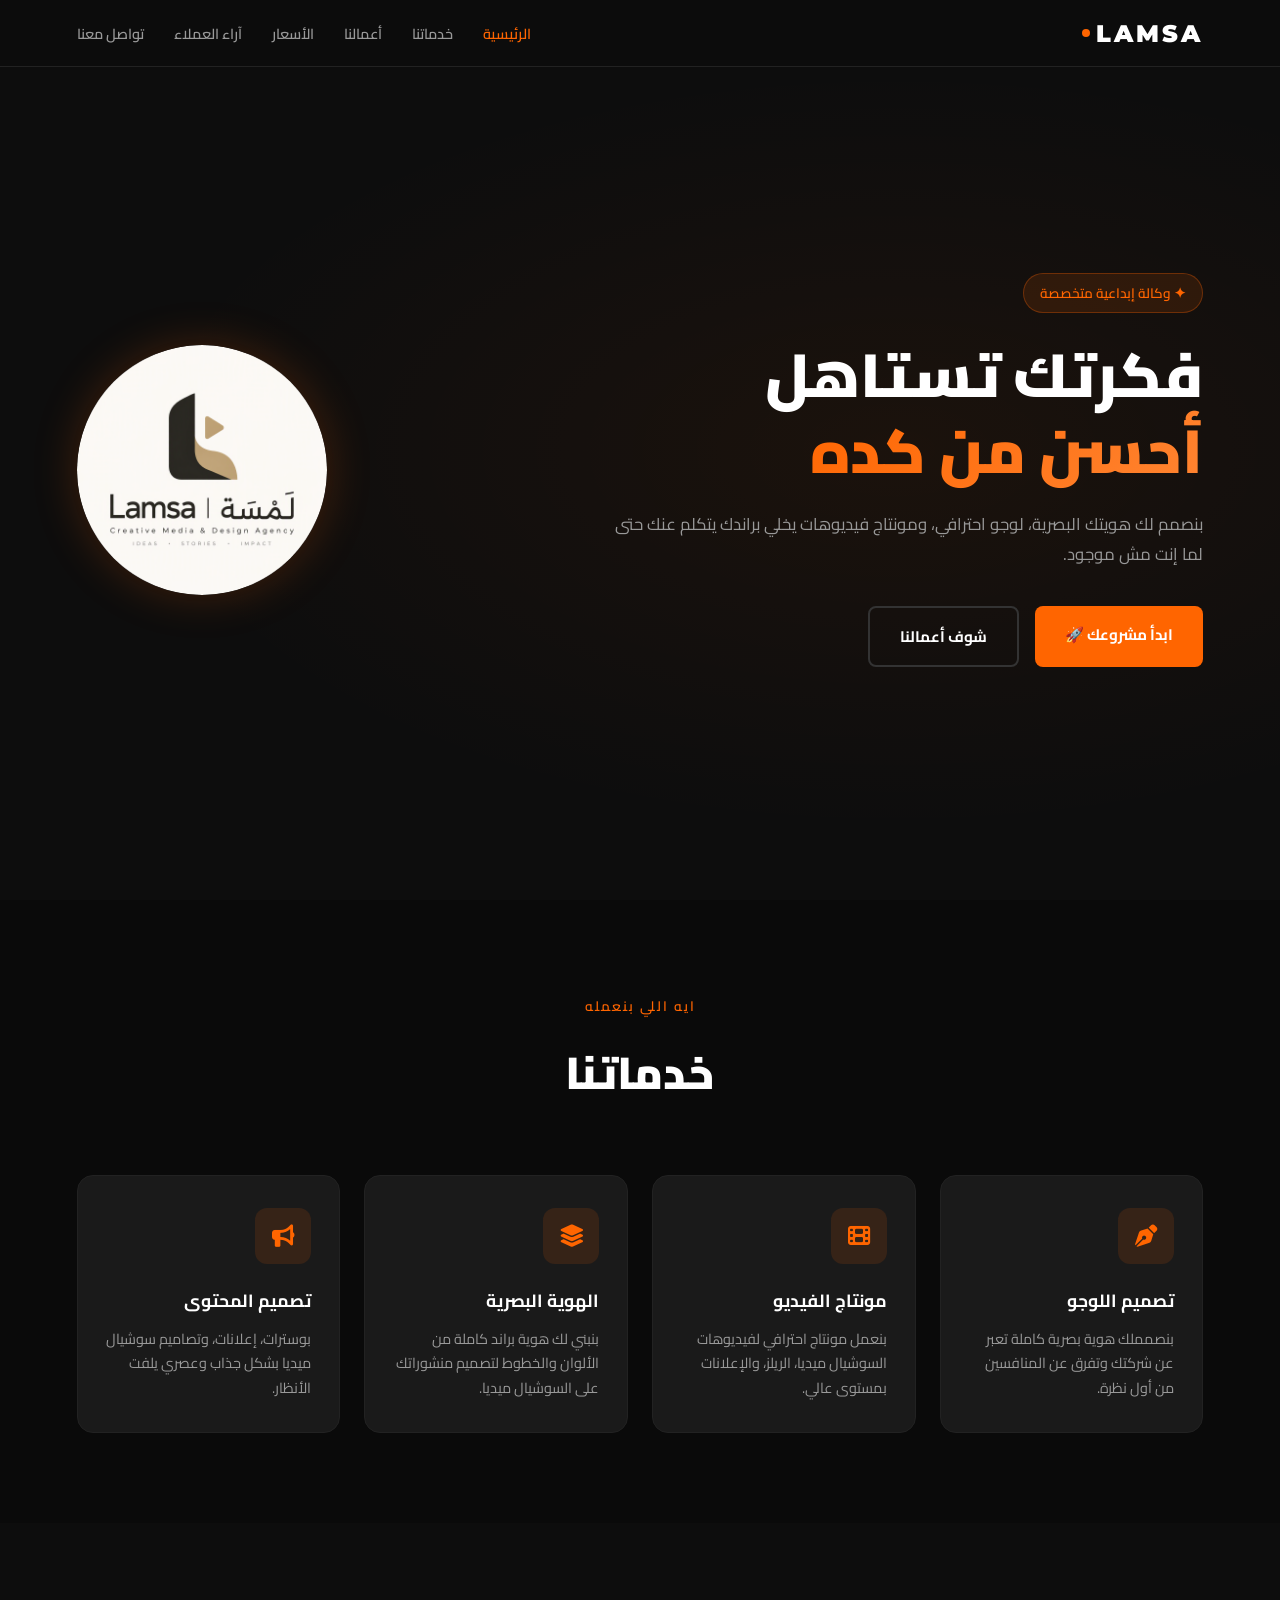
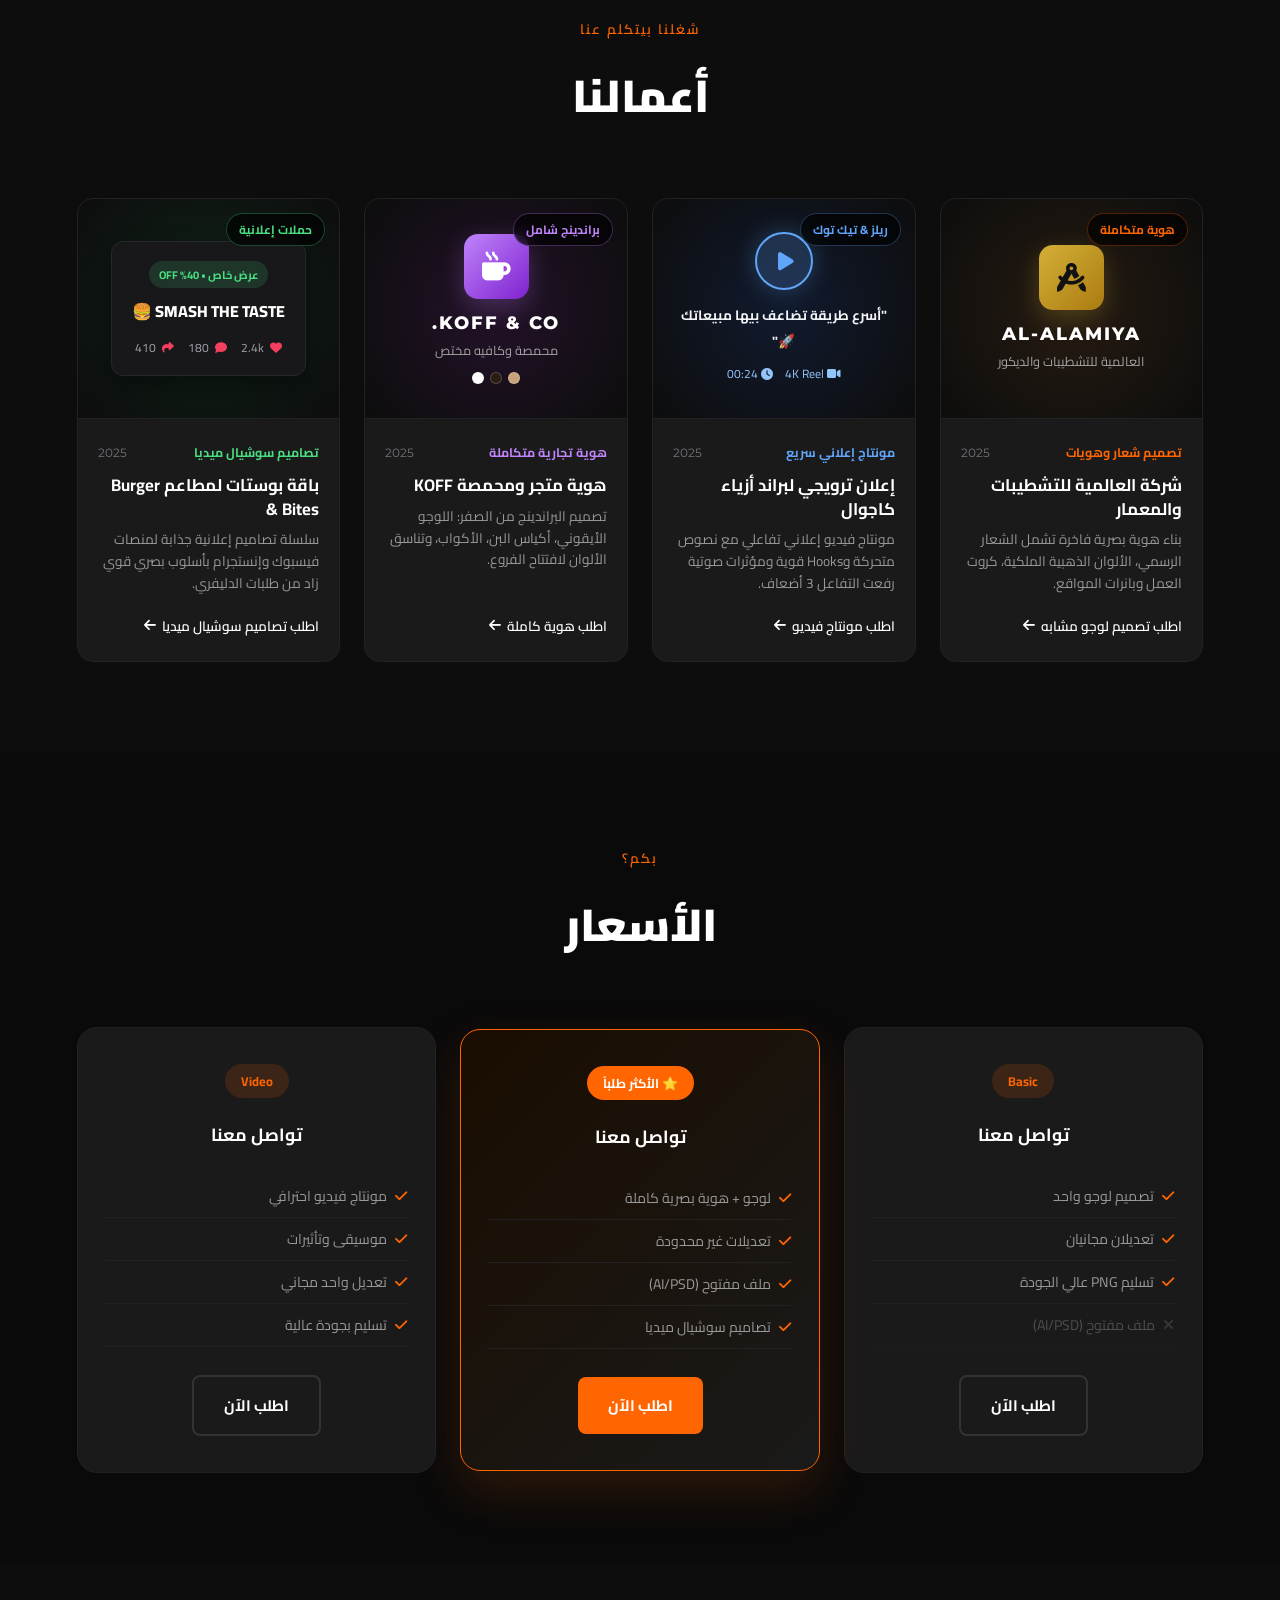
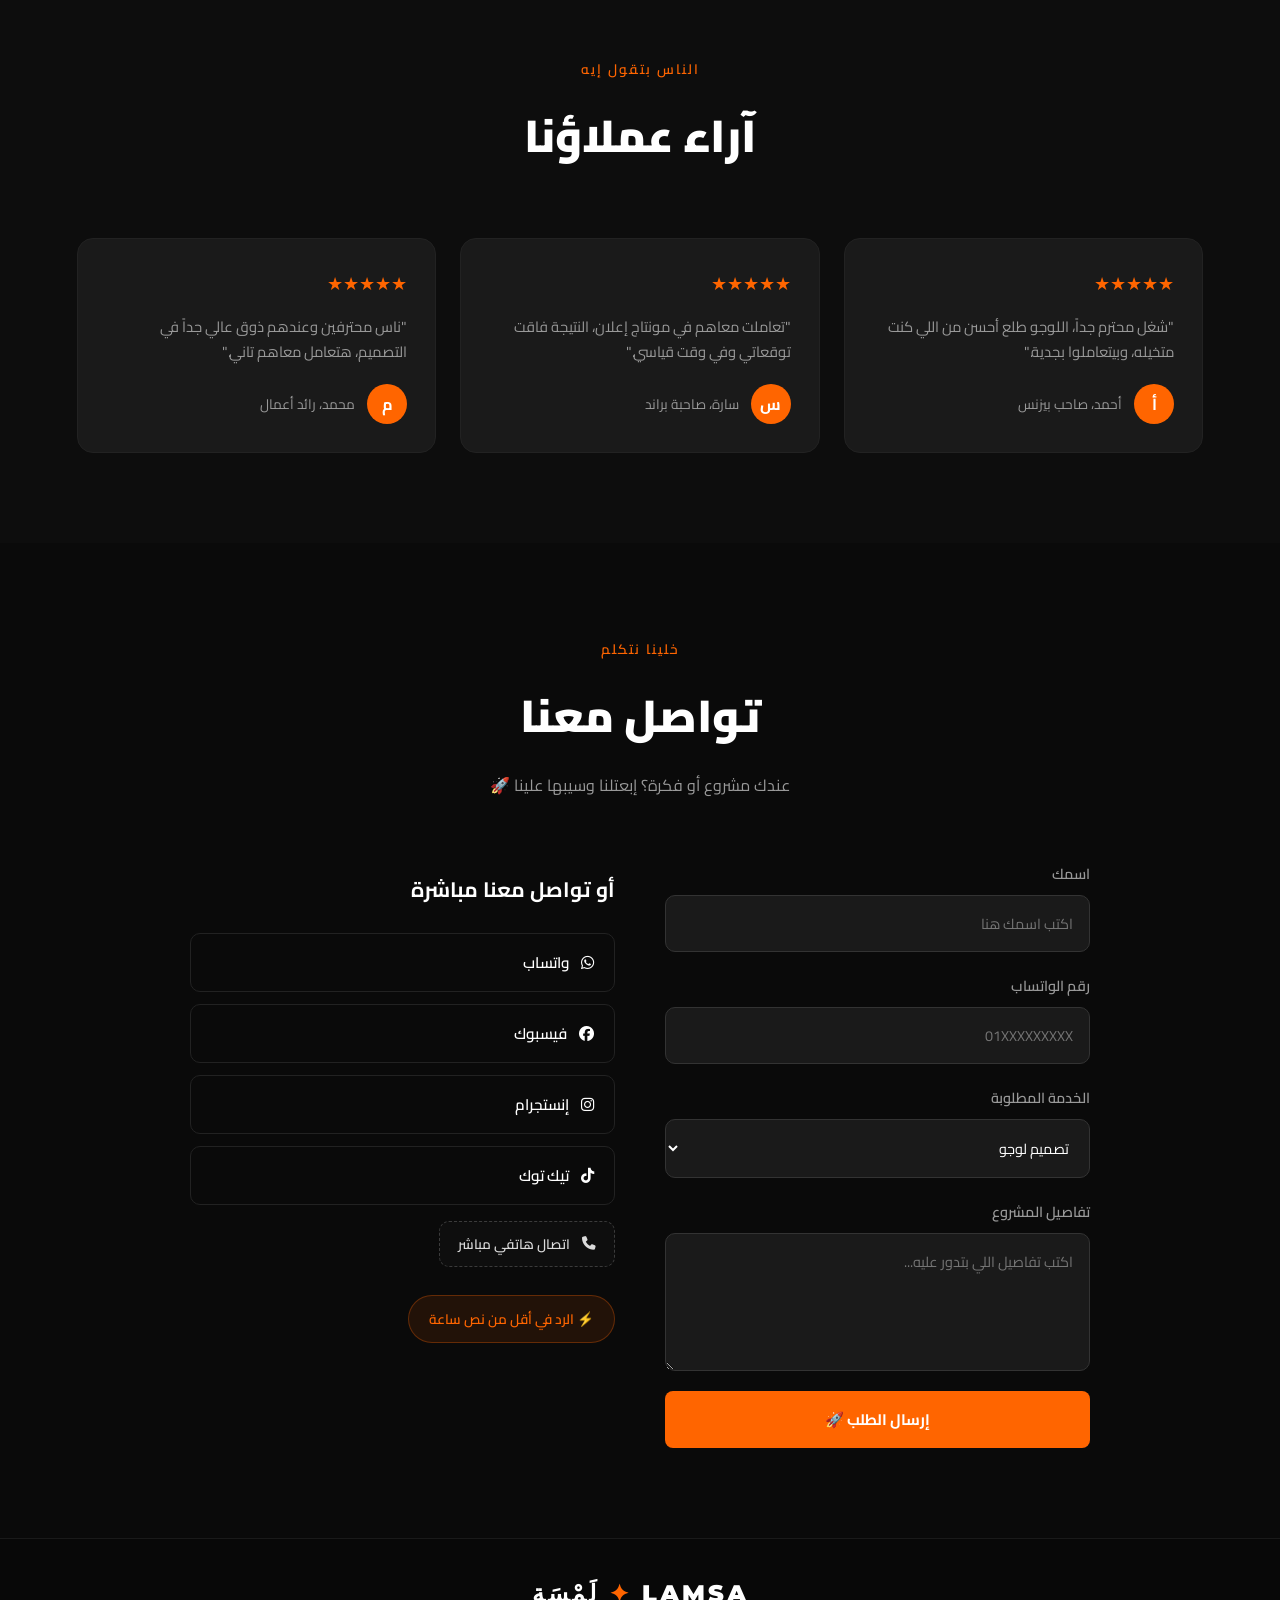
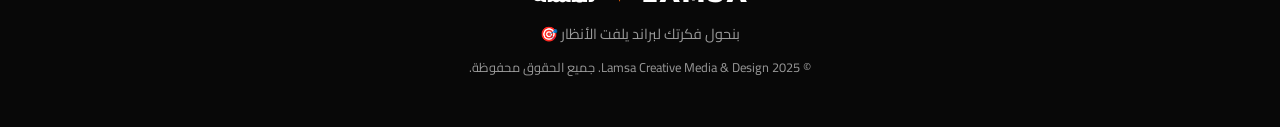
<file: index.html>
<!DOCTYPE html>
<html lang="ar" dir="rtl">
<head>
  <meta charset="UTF-8" />
  <meta name="viewport" content="width=device-width, initial-scale=1.0"/>
  <title>Lamsa | لَمْسَة — Creative Media & Design</title>
  <link rel="stylesheet" href="style.css" />
  <link href="https://fonts.googleapis.com/css2?family=Cairo:wght@300;400;600;700;900&family=Montserrat:wght@400;700;900&display=swap" rel="stylesheet"/>
  <link rel="stylesheet" href="https://cdnjs.cloudflare.com/ajax/libs/font-awesome/6.5.0/css/all.min.css"/>
</head>
<body>

  <!-- NAV -->
  <nav id="navbar">
    <div class="nav-logo">
      <span class="logo-text">LAMSA</span>
      <span class="logo-dot"></span>
    </div>
    <ul class="nav-links">
      <li><a href="#home">الرئيسية</a></li>
      <li><a href="#services">خدماتنا</a></li>
      <li><a href="#portfolio">أعمالنا</a></li>
      <li><a href="#pricing">الأسعار</a></li>
      <li><a href="#reviews">آراء العملاء</a></li>
      <li><a href="#contact">تواصل معنا</a></li>
    </ul>
    <div class="hamburger" onclick="toggleMenu()">
      <span></span><span></span><span></span>
    </div>
  </nav>

  <!-- HERO -->
  <section id="home" class="hero">
    <div class="hero-content">
      <p class="hero-tag">✦ وكالة إبداعية متخصصة</p>
      <h1>فكرتك تستاهل<br/><span class="highlight">أحسن من كده</span></h1>
      <p class="hero-sub">بنصمم لك هويتك البصرية، لوجو احترافي، ومونتاج فيديوهات يخلي براندك يتكلم عنك حتى لما إنت مش موجود.</p>
      <div class="hero-btns">
        <a href="#contact" class="btn-primary">ابدأ مشروعك 🚀</a>
        <a href="#portfolio" class="btn-outline">شوف أعمالنا</a>
      </div>
    </div>
    <div class="hero-visual">
      <div class="hero-logo-wrapper">
        <img src="logo.png" alt="Lamsa Logo" class="hero-logo-img" />
      </div>
    </div>
  </section>

  <!-- SERVICES -->
  <section id="services" class="services">
    <div class="section-header">
      <p class="section-tag">ايه اللي بنعمله</p>
      <h2>خدماتنا</h2>
    </div>
    <div class="services-grid">
      <div class="service-card">
        <div class="service-icon"><i class="fa-solid fa-pen-nib"></i></div>
        <h3>تصميم اللوجو</h3>
        <p>بنصمملك هوية بصرية كاملة تعبر عن شركتك وتفرق عن المنافسين من أول نظرة.</p>
      </div>
      <div class="service-card">
        <div class="service-icon"><i class="fa-solid fa-film"></i></div>
        <h3>مونتاج الفيديو</h3>
        <p>بنعمل مونتاج احترافي لفيديوهات السوشيال ميديا، الريلز، والإعلانات بمستوى عالي.</p>
      </div>
      <div class="service-card">
        <div class="service-icon"><i class="fa-solid fa-layer-group"></i></div>
        <h3>الهوية البصرية</h3>
        <p>بنبني لك هوية براند كاملة من الألوان والخطوط لتصميم منشوراتك على السوشيال ميديا.</p>
      </div>
      <div class="service-card">
        <div class="service-icon"><i class="fa-solid fa-bullhorn"></i></div>
        <h3>تصميم المحتوى</h3>
        <p>بوسترات، إعلانات، وتصاميم سوشيال ميديا بشكل جذاب وعصري يلفت الأنظار.</p>
      </div>
    </div>
  </section>

  <!-- PORTFOLIO -->
  <section id="portfolio" class="portfolio">
    <div class="section-header">
      <p class="section-tag">شغلنا بيتكلم عنا</p>
      <h2>أعمالنا</h2>
    </div>
    <div class="portfolio-grid">
      <!-- Project 1: Logo & Identity -->
      <div class="portfolio-card">
        <div class="portfolio-visual project-logo">
          <div class="project-badge">هوية متكاملة</div>
          <div class="visual-content">
            <div class="mockup-emblem gold"><i class="fa-solid fa-compass-drafting"></i></div>
            <div class="mockup-title">AL-ALAMIYA</div>
            <div class="mockup-sub">العالمية للتشطيبات والديكور</div>
          </div>
        </div>
        <div class="portfolio-info">
          <div class="info-top">
            <span class="project-cat">تصميم شعار وهويات</span>
            <span class="project-year">2025</span>
          </div>
          <h4>شركة العالمية للتشطيبات والمعمار</h4>
          <p class="project-desc">بناء هوية بصرية فاخرة تشمل الشعار الرسمي، الألوان الذهبية الملكية، كروت العمل وبانرات المواقع.</p>
          <a href="#contact" class="project-cta">اطلب تصميم لوجو مشابه <i class="fa-solid fa-arrow-left"></i></a>
        </div>
      </div>

      <!-- Project 2: Video Editing & Reel -->
      <div class="portfolio-card">
        <div class="portfolio-visual project-video">
          <div class="project-badge video-badge">ريلز & تيك توك</div>
          <div class="visual-content">
            <div class="mockup-play"><i class="fa-solid fa-play"></i></div>
            <div class="mockup-caption">"أسرع طريقة تضاعف بيها مبيعاتك 🚀"</div>
            <div class="mockup-meta">
              <span><i class="fa-solid fa-video"></i> 4K Reel</span>
              <span><i class="fa-solid fa-clock"></i> 00:24</span>
            </div>
          </div>
        </div>
        <div class="portfolio-info">
          <div class="info-top">
            <span class="project-cat video-cat">مونتاج إعلاني سريع</span>
            <span class="project-year">2025</span>
          </div>
          <h4>إعلان ترويجي لبراند أزياء كاجوال</h4>
          <p class="project-desc">مونتاج فيديو إعلاني تفاعلي مع نصوص متحركة وHooks قوية ومؤثرات صوتية رفعت التفاعل 3 أضعاف.</p>
          <a href="#contact" class="project-cta">اطلب مونتاج فيديو <i class="fa-solid fa-arrow-left"></i></a>
        </div>
      </div>

      <!-- Project 3: Complete Startup Branding -->
      <div class="portfolio-card">
        <div class="portfolio-visual project-brand">
          <div class="project-badge brand-badge">براندينج شامل</div>
          <div class="visual-content">
            <div class="mockup-emblem purple"><i class="fa-solid fa-mug-hot"></i></div>
            <div class="mockup-title">KOFF & CO.</div>
            <div class="mockup-sub">محمصة وكافيه مختص</div>
            <div class="mockup-dots">
              <span style="background: #C8A27A;"></span>
              <span style="background: #2B1D14;"></span>
              <span style="background: #FFFFFF;"></span>
            </div>
          </div>
        </div>
        <div class="portfolio-info">
          <div class="info-top">
            <span class="project-cat brand-cat">هوية تجارية متكاملة</span>
            <span class="project-year">2025</span>
          </div>
          <h4>هوية متجر ومحمصة KOFF</h4>
          <p class="project-desc">تصميم البراندينج من الصفر: اللوجو الأيقوني، أكياس البن، الأكواب، وتناسق الألوان لافتتاح الفروع.</p>
          <a href="#contact" class="project-cta">اطلب هوية كاملة <i class="fa-solid fa-arrow-left"></i></a>
        </div>
      </div>

      <!-- Project 4: Social Media Campaign -->
      <div class="portfolio-card">
        <div class="portfolio-visual project-social">
          <div class="project-badge social-badge">حملات إعلانية</div>
          <div class="visual-content">
            <div class="social-post-card">
              <div class="post-pill">عرض خاص • 40% OFF</div>
              <div class="post-headline">SMASH THE TASTE 🍔</div>
              <div class="post-stats">
                <span><i class="fa-solid fa-heart"></i> 2.4k</span>
                <span><i class="fa-solid fa-comment"></i> 180</span>
                <span><i class="fa-solid fa-share"></i> 410</span>
              </div>
            </div>
          </div>
        </div>
        <div class="portfolio-info">
          <div class="info-top">
            <span class="project-cat social-cat">تصاميم سوشيال ميديا</span>
            <span class="project-year">2025</span>
          </div>
          <h4>باقة بوستات لمطاعم Burger & Bites</h4>
          <p class="project-desc">سلسلة تصاميم إعلانية جذابة لمنصات فيسبوك وإنستجرام بأسلوب بصري قوي زاد من طلبات الدليفري.</p>
          <a href="#contact" class="project-cta">اطلب تصاميم سوشيال ميديا <i class="fa-solid fa-arrow-left"></i></a>
        </div>
      </div>
    </div>
  </section>

  <!-- PRICING -->
  <section id="pricing" class="pricing">
    <div class="section-header">
      <p class="section-tag">بكم؟</p>
      <h2>الأسعار</h2>
    </div>
    <div class="pricing-grid">
      <div class="pricing-card">
        <div class="pricing-badge">Basic</div>
        <div class="pricing-price">تواصل معنا</div>
        <ul class="pricing-features">
          <li><i class="fa-solid fa-check"></i> تصميم لوجو واحد</li>
          <li><i class="fa-solid fa-check"></i> تعديلان مجانيان</li>
          <li><i class="fa-solid fa-check"></i> تسليم PNG عالي الجودة</li>
          <li class="off"><i class="fa-solid fa-xmark"></i> ملف مفتوح (AI/PSD)</li>
        </ul>
        <a href="#contact" class="btn-outline">اطلب الآن</a>
      </div>
      <div class="pricing-card featured">
        <div class="pricing-badge">⭐ الأكثر طلباً</div>
        <div class="pricing-price">تواصل معنا</div>
        <ul class="pricing-features">
          <li><i class="fa-solid fa-check"></i> لوجو + هوية بصرية كاملة</li>
          <li><i class="fa-solid fa-check"></i> تعديلات غير محدودة</li>
          <li><i class="fa-solid fa-check"></i> ملف مفتوح (AI/PSD)</li>
          <li><i class="fa-solid fa-check"></i> تصاميم سوشيال ميديا</li>
        </ul>
        <a href="#contact" class="btn-primary">اطلب الآن</a>
      </div>
      <div class="pricing-card">
        <div class="pricing-badge">Video</div>
        <div class="pricing-price">تواصل معنا</div>
        <ul class="pricing-features">
          <li><i class="fa-solid fa-check"></i> مونتاج فيديو احترافي</li>
          <li><i class="fa-solid fa-check"></i> موسيقى وتأثيرات</li>
          <li><i class="fa-solid fa-check"></i> تعديل واحد مجاني</li>
          <li><i class="fa-solid fa-check"></i> تسليم بجودة عالية</li>
        </ul>
        <a href="#contact" class="btn-outline">اطلب الآن</a>
      </div>
    </div>
  </section>

  <!-- REVIEWS -->
  <section id="reviews" class="reviews">
    <div class="section-header">
      <p class="section-tag">الناس بتقول إيه</p>
      <h2>آراء عملاؤنا</h2>
    </div>
    <div class="reviews-grid">
      <div class="review-card">
        <div class="review-stars">★★★★★</div>
        <p>"شغل محترم جداً، اللوجو طلع أحسن من اللي كنت متخيله، وبيتعاملوا بجدية."</p>
        <div class="reviewer">
          <div class="reviewer-avatar">أ</div>
          <span>أحمد، صاحب بيزنس</span>
        </div>
      </div>
      <div class="review-card">
        <div class="review-stars">★★★★★</div>
        <p>"تعاملت معاهم في مونتاج إعلان، النتيجة فاقت توقعاتي وفي وقت قياسي."</p>
        <div class="reviewer">
          <div class="reviewer-avatar">س</div>
          <span>سارة، صاحبة براند</span>
        </div>
      </div>
      <div class="review-card">
        <div class="review-stars">★★★★★</div>
        <p>"ناس محترفين وعندهم ذوق عالي جداً في التصميم، هتعامل معاهم تاني."</p>
        <div class="reviewer">
          <div class="reviewer-avatar">م</div>
          <span>محمد، رائد أعمال</span>
        </div>
      </div>
    </div>
  </section>

  <!-- CONTACT -->
  <section id="contact" class="contact">
    <div class="section-header">
      <p class="section-tag">خلينا نتكلم</p>
      <h2>تواصل معنا</h2>
      <p class="section-sub">عندك مشروع أو فكرة؟ إبعتلنا وسيبها علينا 🚀</p>
    </div>
    <div class="contact-wrapper">
      <form class="contact-form" onsubmit="submitForm(event)">
        <div class="form-group">
          <label>اسمك</label>
          <input type="text" id="clientName" placeholder="اكتب اسمك هنا" required />
        </div>
        <div class="form-group">
          <label>رقم الواتساب</label>
          <input type="text" id="clientPhone" placeholder="01XXXXXXXXX" required />
        </div>
        <div class="form-group">
          <label>الخدمة المطلوبة</label>
          <select id="clientService">
            <option>تصميم لوجو</option>
            <option>مونتاج فيديو</option>
            <option>هوية بصرية كاملة</option>
            <option>تصاميم سوشيال ميديا</option>
            <option>غير ده</option>
          </select>
        </div>
        <div class="form-group">
          <label>تفاصيل المشروع</label>
          <textarea id="clientDetails" rows="4" placeholder="اكتب تفاصيل اللي بتدور عليه..."></textarea>
        </div>
        <button type="submit" class="btn-primary full-width">إرسال الطلب 🚀</button>
      </form>
      <div class="contact-info">
        <h3>أو تواصل معنا مباشرة</h3>
        <div class="social-links">
          <a href="https://wa.me/201554687020?text=%D9%85%D8%B1%D8%AD%D8%A8%D8%A7%D9%8B%20Lamsa%D8%8C%20%D8%AD%D8%A7%D8%A8%D8%A8%20%D8%A3%D8%B3%D8%AA%D9%81%D8%B3%D8%B1%20%D8%B9%D9%86%20%D8%AE%D8%AF%D9%85%D8%A7%D8%AA%D9%83%D9%85" target="_blank" rel="noopener" class="social-link whatsapp"><i class="fa-brands fa-whatsapp"></i> واتساب</a>
          <a href="https://www.facebook.com/profile.php?id=61596729752735" target="_blank" rel="noopener" class="social-link facebook"><i class="fa-brands fa-facebook"></i> فيسبوك</a>
          <a href="https://www.instagram.com/lamsa.bb/reels/?hl=ar" target="_blank" rel="noopener" class="social-link instagram"><i class="fa-brands fa-instagram"></i> إنستجرام</a>
          <a href="https://www.tiktok.com/@lamsa.6.16?lang=en" target="_blank" rel="noopener" class="social-link tiktok"><i class="fa-brands fa-tiktok"></i> تيك توك</a>
          <a href="tel:+201020705557" class="social-link phone-btn"><i class="fa-solid fa-phone"></i> اتصال هاتفي مباشر</a>
        </div>
        <div class="response-badge">⚡ الرد في أقل من نص ساعة</div>
      </div>
    </div>
  </section>

  <!-- FOOTER -->
  <footer class="footer">
    <div class="footer-logo">LAMSA <span>✦</span> لَمْسَة</div>
    <p>بنحول فكرتك لبراند يلفت الأنظار 🎯</p>
    <p class="footer-copy">© 2025 Lamsa Creative Media & Design. جميع الحقوق محفوظة.</p>
  </footer>

  <script src="script.js"></script>
</body>
</html>
</file>
<file: style.css>
/* ===== RESET & BASE ===== */
* { margin: 0; padding: 0; box-sizing: border-box; }
html { scroll-behavior: smooth; }

:root {
  --black: #0D0D0D;
  --dark: #111111;
  --card: #1a1a1a;
  --orange: #FF6500;
  --orange-light: #FF8533;
  --white: #FFFFFF;
  --gray: #999999;
  --light-gray: #2a2a2a;
  --font-ar: 'Cairo', sans-serif;
  --font-en: 'Montserrat', sans-serif;
}

body {
  background: var(--black);
  color: var(--white);
  font-family: var(--font-ar);
  overflow-x: hidden;
}

/* ===== NAVBAR ===== */
#navbar {
  position: fixed; top: 0; width: 100%; z-index: 1000;
  display: flex; align-items: center; justify-content: space-between;
  padding: 18px 6%;
  background: rgba(13,13,13,0.95);
  backdrop-filter: blur(10px);
  border-bottom: 1px solid #222;
  transition: all 0.3s;
}

.nav-logo {
  display: flex; align-items: center; gap: 6px;
  font-family: var(--font-en); font-weight: 900;
  font-size: 1.5rem; letter-spacing: 3px; color: var(--white);
}

.logo-dot {
  width: 8px; height: 8px;
  background: var(--orange); border-radius: 50%;
}

.nav-links {
  list-style: none;
  display: flex; gap: 30px;
}

.nav-links a {
  color: var(--gray); text-decoration: none;
  font-size: 0.9rem; font-weight: 600;
  transition: color 0.3s;
}

.nav-links a:hover { color: var(--orange); }

.nav-drops-link {
  background: rgba(255,101,0,0.15) !important;
  border: 1.5px solid rgba(255,101,0,0.5) !important;
  color: var(--orange) !important;
  padding: 6px 16px;
  border-radius: 50px;
  font-weight: 800 !important;
  transition: all 0.3s !important;
  display: inline-flex;
  align-items: center;
  gap: 6px;
}
.nav-drops-link:hover {
  background: rgba(255,101,0,0.3) !important;
  color: #fff !important;
  box-shadow: 0 0 15px rgba(255,101,0,0.35);
}

.nav-agency-link {
  background: rgba(197, 160, 114, 0.15) !important;
  border: 1.5px solid rgba(197, 160, 114, 0.5) !important;
  color: var(--sand-gold, #c5a072) !important;
  padding: 6px 16px;
  border-radius: 50px;
  font-weight: 800 !important;
  transition: all 0.3s !important;
  display: inline-flex;
  align-items: center;
  gap: 6px;
}
.nav-agency-link:hover {
  background: rgba(197, 160, 114, 0.3) !important;
  color: #fff !important;
  box-shadow: 0 0 15px rgba(197, 160, 114, 0.35);
}

.hamburger {
  display: none; flex-direction: column; gap: 5px; cursor: pointer;
}
.hamburger span {
  width: 25px; height: 2px; background: var(--white);
  display: block; transition: all 0.3s;
}

/* ===== HERO ===== */
.hero {
  min-height: 100vh;
  display: flex; align-items: center; justify-content: space-between;
  padding: 120px 6% 80px;
  gap: 40px;
  background: radial-gradient(ellipse at 70% 50%, rgba(255,101,0,0.06) 0%, transparent 60%);
}

.hero-content { flex: 1; max-width: 600px; }

.hero-tag {
  display: inline-block;
  background: rgba(255,101,0,0.12);
  border: 1px solid rgba(255,101,0,0.3);
  color: var(--orange);
  padding: 6px 16px; border-radius: 50px;
  font-size: 0.85rem; font-weight: 600;
  margin-bottom: 24px;
}

.hero h1 {
  font-size: clamp(2.2rem, 5vw, 3.8rem);
  font-weight: 900; line-height: 1.25;
  margin-bottom: 20px;
}

.highlight {
  background: linear-gradient(135deg, var(--orange), var(--orange-light));
  -webkit-background-clip: text; -webkit-text-fill-color: transparent;
  background-clip: text;
}

.hero-sub {
  color: var(--gray); font-size: 1.05rem;
  line-height: 1.8; margin-bottom: 36px;
}

.hero-btns { display: flex; gap: 16px; flex-wrap: wrap; }

/* ===== BUTTONS ===== */
.btn-primary {
  display: inline-block;
  background: var(--orange);
  color: var(--white); text-decoration: none;
  padding: 14px 30px; border-radius: 8px;
  font-weight: 700; font-size: 0.95rem;
  border: none; cursor: pointer;
  transition: all 0.3s; font-family: var(--font-ar);
}
.btn-primary:hover {
  background: var(--orange-light);
  transform: translateY(-2px);
  box-shadow: 0 8px 25px rgba(255,101,0,0.35);
}

.btn-outline {
  display: inline-block;
  border: 2px solid #333;
  color: var(--white); text-decoration: none;
  padding: 14px 30px; border-radius: 8px;
  font-weight: 700; font-size: 0.95rem;
  transition: all 0.3s; font-family: var(--font-ar);
}
.btn-outline:hover {
  border-color: var(--orange); color: var(--orange);
}

.full-width { width: 100%; text-align: center; }

/* ===== APERTURE ICON ===== */
.hero-visual {
  flex: 0 0 auto;
  display: flex; align-items: center; justify-content: center;
}

.hero-logo-wrapper {
  position: relative;
  width: 250px; height: 250px;
  display: flex; align-items: center; justify-content: center;
  border-radius: 50%;
  animation: rotate-slow 35s linear infinite;
  box-shadow: 0 0 45px rgba(255,101,0,0.22);
}

.hero-logo-img {
  width: 100%; height: 100%;
  object-fit: contain;
  border-radius: 50%;
  display: block;
}

@keyframes rotate-slow {
  from { transform: rotate(0deg); }
  to { transform: rotate(360deg); }
}

/* ===== SECTIONS SHARED ===== */
section { padding: 90px 6%; }

.section-header { text-align: center; margin-bottom: 60px; }

.section-tag {
  display: inline-block;
  color: var(--orange); font-size: 0.85rem;
  font-weight: 600; letter-spacing: 2px;
  text-transform: uppercase; margin-bottom: 12px;
}

.section-header h2 {
  font-size: clamp(1.8rem, 4vw, 2.8rem);
  font-weight: 900;
}

.section-sub { color: var(--gray); margin-top: 12px; font-size: 1rem; }

/* ===== SERVICES ===== */
.services { background: #0a0a0a; }

.services-grid {
  display: grid;
  grid-template-columns: repeat(auto-fit, minmax(240px, 1fr));
  gap: 24px;
}

.service-card {
  background: var(--card);
  border: 1px solid #222;
  border-radius: 16px; padding: 32px 28px;
  transition: all 0.3s;
}

.service-card:hover {
  border-color: var(--orange);
  transform: translateY(-5px);
  box-shadow: 0 15px 40px rgba(255,101,0,0.1);
}

.service-icon {
  width: 56px; height: 56px;
  background: rgba(255,101,0,0.12);
  border-radius: 12px;
  display: flex; align-items: center; justify-content: center;
  font-size: 1.4rem; color: var(--orange);
  margin-bottom: 20px;
}

.service-card h3 { font-size: 1.1rem; margin-bottom: 10px; }
.service-card p { color: var(--gray); font-size: 0.9rem; line-height: 1.7; }

/* ===== PORTFOLIO ===== */
.portfolio-grid {
  display: grid;
  grid-template-columns: repeat(auto-fit, minmax(260px, 1fr));
  gap: 24px;
}

.portfolio-card {
  border-radius: 16px; 
  overflow: hidden;
  border: 1px solid #222;
  background: var(--card);
  transition: all 0.3s ease;
  display: flex;
  flex-direction: column;
}

.portfolio-card:hover { 
  transform: translateY(-6px); 
  border-color: var(--orange);
  box-shadow: 0 15px 35px rgba(255, 101, 0, 0.15);
}

/* Portfolio Visual Areas */
.portfolio-visual {
  height: 220px;
  position: relative;
  display: flex;
  align-items: center;
  justify-content: center;
  padding: 20px;
  overflow: hidden;
}

.project-badge {
  position: absolute;
  top: 14px;
  right: 14px;
  background: rgba(0, 0, 0, 0.65);
  backdrop-filter: blur(8px);
  color: var(--orange);
  font-size: 0.75rem;
  font-weight: 700;
  padding: 4px 12px;
  border-radius: 50px;
  border: 1px solid rgba(255, 101, 0, 0.3);
  z-index: 2;
}

.video-badge { color: #60a5fa; border-color: rgba(96, 165, 250, 0.3); }
.brand-badge { color: #c084fc; border-color: rgba(192, 132, 252, 0.3); }
.social-badge { color: #4ade80; border-color: rgba(74, 222, 128, 0.3); }

/* Card 1: Logo & Identity Mockup */
.project-logo {
  background: radial-gradient(circle at center, #261b11 0%, #0d0d0d 100%);
  border-bottom: 1px solid #222;
}
.mockup-emblem {
  width: 65px;
  height: 65px;
  border-radius: 14px;
  display: flex;
  align-items: center;
  justify-content: center;
  font-size: 1.8rem;
  margin: 0 auto 12px;
}
.mockup-emblem.gold {
  background: linear-gradient(135deg, #d4af37, #aa7c11);
  color: #121212;
  box-shadow: 0 8px 25px rgba(212, 175, 55, 0.25);
}
.mockup-title {
  font-family: var(--font-en);
  font-weight: 800;
  letter-spacing: 2px;
  font-size: 1.15rem;
  color: #fff;
  text-align: center;
}
.mockup-sub {
  font-size: 0.8rem;
  color: #a3a3a3;
  text-align: center;
  margin-top: 4px;
}

/* Card 2: Video Editing Mockup */
.project-video {
  background: radial-gradient(circle at center, #111a2e 0%, #0d0d0d 100%);
  border-bottom: 1px solid #222;
}
.mockup-play {
  width: 58px;
  height: 58px;
  border-radius: 50%;
  background: rgba(96, 165, 250, 0.2);
  border: 2px solid #60a5fa;
  color: #60a5fa;
  display: flex;
  align-items: center;
  justify-content: center;
  font-size: 1.3rem;
  margin: 0 auto 12px;
  padding-left: 4px;
  box-shadow: 0 0 25px rgba(96, 165, 250, 0.3);
  transition: transform 0.3s;
}
.portfolio-card:hover .mockup-play {
  transform: scale(1.1);
}
.mockup-caption {
  font-size: 0.85rem;
  font-weight: 700;
  color: #f3f4f6;
  text-align: center;
  margin-bottom: 8px;
}
.mockup-meta {
  display: flex;
  gap: 12px;
  justify-content: center;
  font-size: 0.75rem;
  color: #93c5fd;
}

/* Card 3: Brand Identity Mockup */
.project-brand {
  background: radial-gradient(circle at center, #231229 0%, #0d0d0d 100%);
  border-bottom: 1px solid #222;
}
.mockup-emblem.purple {
  background: linear-gradient(135deg, #c084fc, #7e22ce);
  color: #fff;
  box-shadow: 0 8px 25px rgba(192, 132, 252, 0.25);
}
.mockup-dots {
  display: flex;
  gap: 6px;
  justify-content: center;
  margin-top: 10px;
}
.mockup-dots span {
  width: 12px;
  height: 12px;
  border-radius: 50%;
  border: 1px solid rgba(255,255,255,0.2);
}

/* Card 4: Social Media Post Mockup */
.project-social {
  background: radial-gradient(circle at center, #102419 0%, #0d0d0d 100%);
  border-bottom: 1px solid #222;
}
.social-post-card {
  background: #18181b;
  border: 1px solid #27272a;
  border-radius: 12px;
  padding: 16px 20px;
  text-align: center;
  box-shadow: 0 10px 25px rgba(0,0,0,0.4);
}
.post-pill {
  display: inline-block;
  background: rgba(74, 222, 128, 0.15);
  color: #4ade80;
  font-size: 0.7rem;
  font-weight: 700;
  padding: 3px 10px;
  border-radius: 20px;
  margin-bottom: 8px;
}
.post-headline {
  font-weight: 800;
  font-size: 1rem;
  color: #fff;
  margin-bottom: 10px;
}
.post-stats {
  display: flex;
  gap: 14px;
  justify-content: center;
  font-size: 0.75rem;
  color: #a1a1aa;
}
.post-stats i { color: #f43f5e; margin-left: 3px; }

/* Portfolio Info Section */
.portfolio-info {
  padding: 22px 20px;
  flex-grow: 1;
  display: flex;
  flex-direction: column;
}
.info-top {
  display: flex;
  justify-content: space-between;
  align-items: center;
  margin-bottom: 10px;
}
.project-cat {
  font-size: 0.78rem;
  font-weight: 700;
  color: var(--orange);
}
.project-cat.video-cat { color: #60a5fa; }
.project-cat.brand-cat { color: #c084fc; }
.project-cat.social-cat { color: #4ade80; }

.project-year {
  font-size: 0.75rem;
  color: #71717a;
  font-family: var(--font-en);
}
.portfolio-info h4 {
  font-size: 1.05rem;
  margin-bottom: 8px;
  color: #fff;
  line-height: 1.4;
}
.project-desc {
  font-size: 0.85rem;
  color: var(--gray);
  line-height: 1.6;
  margin-bottom: 18px;
  flex-grow: 1;
}
.project-cta {
  font-size: 0.85rem;
  color: #fff;
  text-decoration: none;
  font-weight: 600;
  display: flex;
  align-items: center;
  gap: 6px;
  transition: all 0.2s;
  margin-top: auto;
}
.project-cta i {
  transition: transform 0.2s;
}
.portfolio-card:hover .project-cta {
  color: var(--orange);
}
.portfolio-card:hover .project-cta i {
  transform: translateX(-4px);
}

/* ===== PRICING ===== */
.pricing { background: #0a0a0a; }

.pricing-grid {
  display: grid;
  grid-template-columns: repeat(auto-fit, minmax(260px, 1fr));
  gap: 24px; align-items: center;
}

.pricing-card {
  background: var(--card);
  border: 1px solid #222;
  border-radius: 20px; padding: 36px 28px;
  text-align: center; transition: all 0.3s;
}

.pricing-card.featured {
  border-color: var(--orange);
  background: linear-gradient(135deg, #1a0d00, #1a1a1a);
  transform: scale(1.03);
  box-shadow: 0 20px 50px rgba(255,101,0,0.15);
}

.pricing-badge {
  display: inline-block;
  background: rgba(255,101,0,0.15);
  color: var(--orange); border-radius: 50px;
  padding: 5px 16px; font-size: 0.8rem;
  font-weight: 700; margin-bottom: 20px;
}

.featured .pricing-badge {
  background: var(--orange); color: var(--white);
}

.pricing-price {
  font-size: 1.1rem; font-weight: 700;
  color: var(--white); margin-bottom: 24px;
}

.pricing-features {
  list-style: none; text-align: right;
  margin-bottom: 28px;
}

.pricing-features li {
  padding: 8px 0;
  border-bottom: 1px solid #222;
  font-size: 0.88rem; color: var(--gray);
  display: flex; align-items: center; gap: 8px;
}

.pricing-features li i.fa-check { color: var(--orange); }
.pricing-features li.off { opacity: 0.4; }
.pricing-features li i.fa-xmark { color: #666; }

/* ===== REVIEWS ===== */
.reviews-grid {
  display: grid;
  grid-template-columns: repeat(auto-fit, minmax(260px, 1fr));
  gap: 24px;
}

.review-card {
  background: var(--card);
  border: 1px solid #222;
  border-radius: 16px; padding: 28px;
  transition: all 0.3s;
}

.review-card:hover { border-color: var(--orange); }

.review-stars { color: var(--orange); font-size: 1.1rem; margin-bottom: 14px; }

.review-card p {
  color: var(--gray); line-height: 1.7;
  font-size: 0.92rem; margin-bottom: 20px;
}

.reviewer { display: flex; align-items: center; gap: 12px; }

.reviewer-avatar {
  width: 40px; height: 40px;
  background: var(--orange);
  border-radius: 50%; display: flex;
  align-items: center; justify-content: center;
  font-weight: 700; font-size: 1rem;
}

.reviewer span { font-size: 0.85rem; color: var(--gray); }

/* ===== CONTACT ===== */
.contact { background: #0a0a0a; }

.contact-wrapper {
  display: grid;
  grid-template-columns: 1fr 1fr;
  gap: 50px; align-items: start;
  max-width: 900px; margin: 0 auto;
}

.contact-form { display: flex; flex-direction: column; gap: 20px; }

.form-group { display: flex; flex-direction: column; gap: 8px; }

.form-group label { font-size: 0.9rem; color: var(--gray); font-weight: 600; }

.form-group input,
.form-group select,
.form-group textarea {
  background: var(--card);
  border: 1px solid #333;
  border-radius: 10px; padding: 14px 16px;
  color: var(--white); font-family: var(--font-ar);
  font-size: 0.9rem; outline: none;
  transition: border-color 0.3s;
}

.form-group input:focus,
.form-group select:focus,
.form-group textarea:focus { border-color: var(--orange); }

.form-group select option { background: var(--dark); }

.contact-info { padding-top: 10px; }

.contact-info h3 { font-size: 1.3rem; margin-bottom: 24px; }

.social-links { display: flex; flex-direction: column; gap: 12px; margin-bottom: 28px; }

.social-link {
  display: flex; align-items: center; gap: 12px;
  padding: 14px 20px; border-radius: 10px;
  text-decoration: none; font-weight: 600; font-size: 0.95rem;
  color: var(--white); transition: all 0.3s;
  border: 1px solid #222;
}

.social-link:hover { transform: translateX(-4px); }
.social-link.whatsapp:hover { border-color: #25D366; color: #25D366; }
.social-link.phone-btn {
  padding: 9px 18px;
  font-size: 0.85rem;
  width: fit-content;
  border: 1px dashed #444;
  background: rgba(255,255,255,0.02);
  margin-top: 4px;
  opacity: 0.85;
}
.social-link.phone-btn:hover {
  border-color: var(--orange);
  color: var(--orange);
  opacity: 1;
  border-style: solid;
}
.social-link.facebook:hover { border-color: #1877F2; color: #1877F2; }
.social-link.instagram:hover { border-color: #E4405F; color: #E4405F; }
.social-link.tiktok:hover { border-color: var(--white); }

.response-badge {
  display: inline-block;
  background: rgba(255,101,0,0.1);
  border: 1px solid rgba(255,101,0,0.3);
  color: var(--orange);
  padding: 10px 20px; border-radius: 50px;
  font-size: 0.85rem; font-weight: 600;
}

/* ===== FOOTER ===== */
.footer {
  background: #080808;
  border-top: 1px solid #1a1a1a;
  text-align: center; padding: 40px 6%;
}

.footer-logo {
  font-family: var(--font-en); font-size: 1.5rem;
  font-weight: 900; letter-spacing: 3px; margin-bottom: 12px;
}

.footer-logo span { color: var(--orange); }

.footer p { color: var(--gray); font-size: 0.9rem; margin-bottom: 8px; }
.footer-copy { font-size: 0.8rem !important; }

/* ===== RESPONSIVE ===== */
@media (max-width: 768px) {
  .nav-links { display: none; flex-direction: column; position: absolute; top: 70px; right: 0; left: 0; background: #0D0D0D; padding: 20px; gap: 20px; border-bottom: 1px solid #222; }
  .nav-links.open { display: flex; }
  .hamburger { display: flex; }
  .hero { flex-direction: column; text-align: center; padding-top: 100px; }
  .hero-btns { justify-content: center; }
  .hero-visual { order: -1; }
  .hero-logo-wrapper { width: 170px; height: 170px; }
  .contact-wrapper { grid-template-columns: 1fr; }
  .pricing-card.featured { transform: none; }
}
</file>
